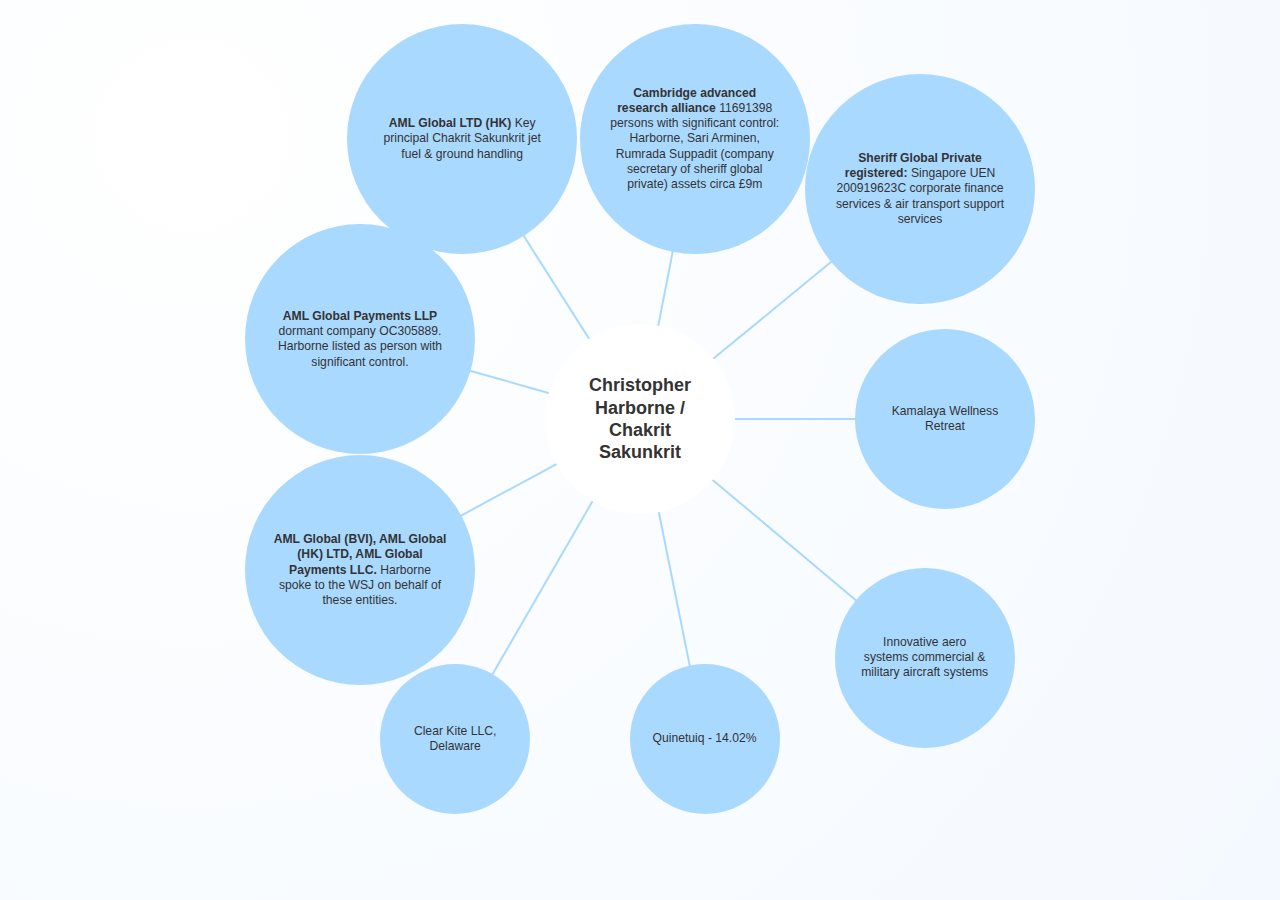
<file: circle-web-map.html>
<!doctype html>
<html lang="en">
<head>
  <meta charset="UTF-8" />
  <meta name="viewport" content="width=device-width, initial-scale=1.0" />
  <title>Bubble Map</title>
  <link rel="stylesheet" href="circle-web-map.css" />
</head>
<body>
  <section class="bubble-map" aria-label="Bubble map with linked central entity">
    <svg class="links" aria-hidden="true"></svg>

    <article class="bubble center" id="center-bubble">
      <h3>Christopher Harborne / Chakrit Sakunkrit</h3>
    </article>

    <article class="bubble outer" data-angle="0" data-rank="2">
      <p>Kamalaya Wellness Retreat</p>
    </article>

    <article class="bubble outer" data-angle="40" data-rank="2">
      <p>Innovative aero systems commercial &amp; military aircraft systems</p>
    </article>

    <article class="bubble outer" data-angle="80" data-rank="1">
      <p>Quinetuiq - 14.02%</p>
    </article>

    <article class="bubble outer" data-angle="120" data-rank="1">
      <p>Clear Kite LLC, Delaware</p>
    </article>

    <article class="bubble outer" data-angle="160" data-rank="3">
      <p><b>AML Global (BVI), AML Global (HK) LTD, AML Global Payments LLC.</b> Harborne spoke to the WSJ on behalf of these entities.</p>
    </article>

    <article class="bubble outer" data-angle="200" data-rank="3">
      <p><b>AML Global Payments LLP</b> dormant company OC305889. Harborne listed as person with significant control.</p>
    </article>

    <article class="bubble outer" data-angle="240" data-rank="3">
      <p><b>AML Global LTD (HK)</b> Key principal Chakrit Sakunkrit jet fuel &amp; ground handling</p>
    </article>

    <article class="bubble outer" data-angle="280" data-rank="3">
      <p><b>Cambridge advanced research alliance</b> 11691398 persons with significant control: Harborne, Sari Arminen, Rumrada Suppadit (company secretary of sheriff global private) assets circa £9m</p>
    </article>

    <article class="bubble outer" data-angle="320" data-rank="3">
      <p><b>Sheriff Global Private registered:</b> Singapore UEN 200919623C corporate finance services &amp; air transport support services</p>
    </article>
  </section>

  <script src="circle-web-map.js"></script>
</body>
</html>
</file>
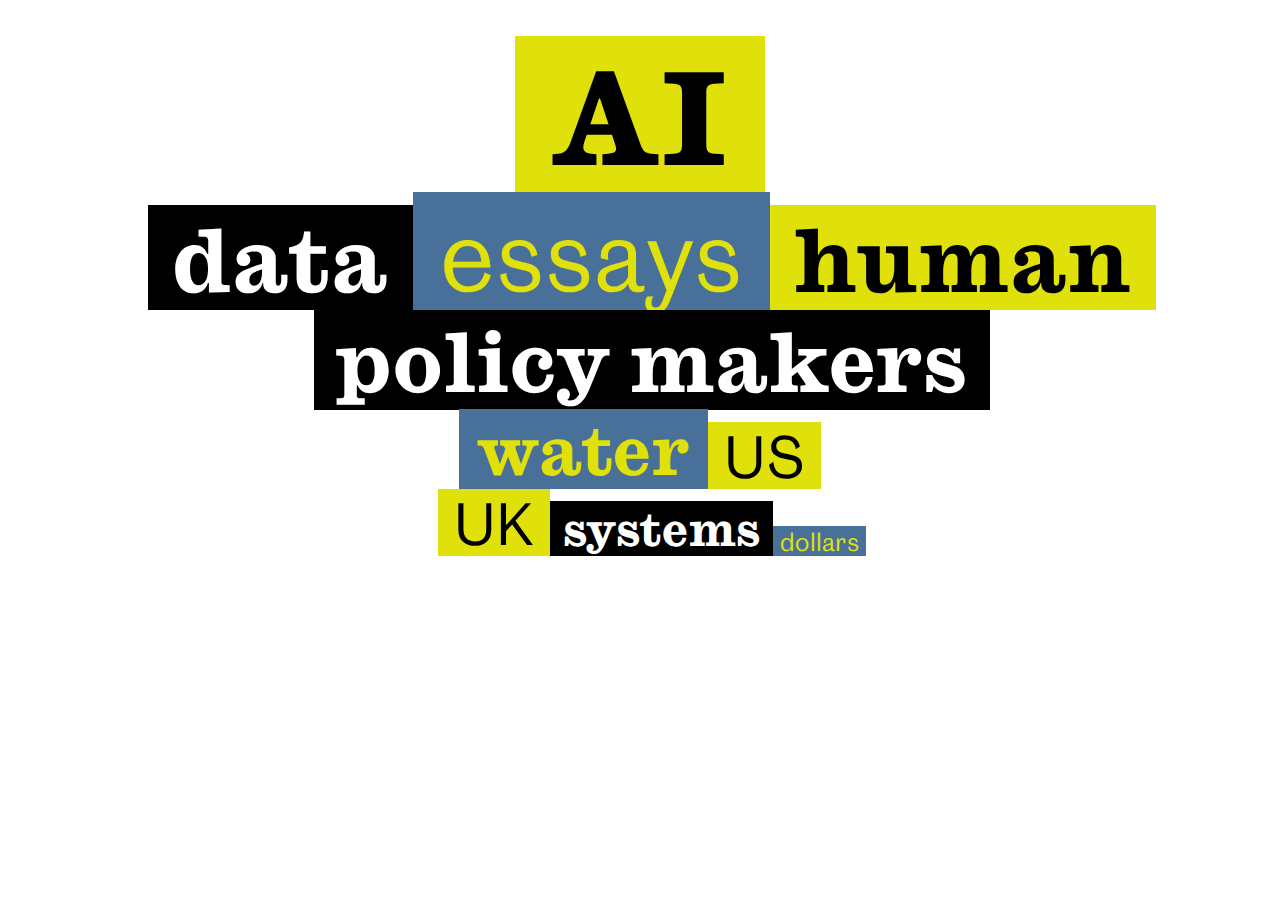
<file: observatorywordcloud.html>
<!doctype html>
<html lang="en">
<head>
  <meta charset="UTF-8" />
  <meta name="viewport" content="width=device-width, initial-scale=1.0" />
  <title>Interlocking Word Bricks</title>
  <link rel="stylesheet" href="./observatorywordcloud.css" />
</head>
<body>
  <main class="layout">
    <section id="brick-board" class="brick-board" aria-label="Interlocking word bricks"></section>
  </main>
  <script src="./observatorywordcloud.js"></script>
</body>
</html>
</file>
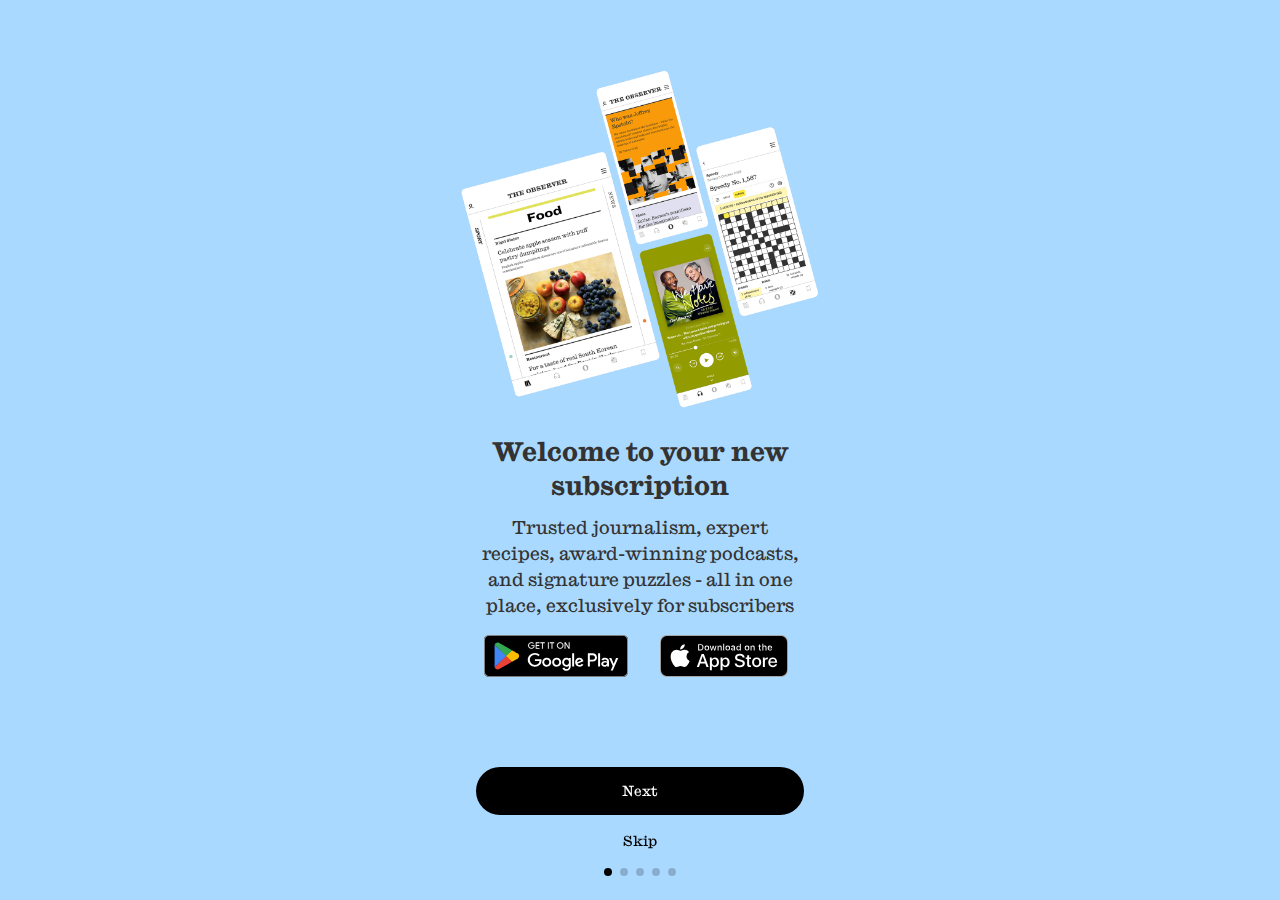
<file: observer_onboarding_mobile.html>
<!DOCTYPE html>
<html lang="en">
<head>
  <meta charset="UTF-8" />
  <meta name="viewport" content="width=device-width, initial-scale=1.0, viewport-fit=cover" />
  <title>Observer Onboarding</title>
  <link rel="stylesheet" href="observer_onboarding_mobile.css" />
</head>
<body>
  <main class="onboarding" aria-label="Observer onboarding">
    <div class="slides-track" id="slidesTrack">
      <section class="slide welcome-slide" aria-label="01 Welcome">
        <div class="slide-main">
          <img
            class="hero-image"
            src="observer onboarding/1-welcome-image.png"
            alt="Observer app preview"
          />

          <div class="welcome-message">
            <h1>Welcome to your new subscription</h1>
            <p>
              Trusted journalism, expert recipes, award-winning podcasts, and
              signature puzzles - all in one place, exclusively for subscribers
            </p>
          </div>

          <div class="download-links" aria-label="Download links">
            <a class="store-btn" href="#" aria-label="Get it on Play Store">
              <img
                class="store-badge"
                src="observer onboarding/GetItOnGooglePlay_Badge_Web_color_English.svg"
                alt="Get it on Google Play"
              />
            </a>

            <a
              class="store-btn"
              href="https://apps.apple.com/gb/app/the-observer-news-podcasts/id1441428990"
              aria-label="Download on the App Store"
            >
              <img
                class="store-badge"
                src="observer onboarding/Download_on_the_App_Store_Badge_US-UK_RGB_blk_092917.svg"
                alt="Download on the App Store"
              />
            </a>
          </div>
        </div>
      </section>

      <section class="slide journalism-slide" aria-label="02 Journalism">
        <p class="journalism-heading">Get ready to dive into award-winning journalism</p>

        <div class="slide-main journalism-main">
          <div class="journalism-grid" role="list">
            <div class="feature-row">
              <article class="feature-card" role="listitem">
                <div class="feature-icon icon-orange">
                  <img src="observer onboarding/icon-read.svg" alt="" aria-hidden="true" />
                </div>
                <h2>Read</h2>
                <p>Reporting that goes beyond the headlines</p>
                <div class="feature-divider"></div>
              </article>

              <div class="row-divider" aria-hidden="true"></div>

              <article class="feature-card" role="listitem">
                <div class="feature-icon icon-purple">
                  <img src="observer onboarding/icon-listen.svg" alt="" aria-hidden="true" />
                </div>
                <h2>Listen</h2>
                <p>Gripping investigations, crafted with award-winning storytelling</p>
                <div class="feature-divider"></div>
              </article>
            </div>

            <div class="feature-row">
              <article class="feature-card" role="listitem">
                <div class="feature-icon icon-red">
                  <img src="observer onboarding/icon-watch.svg" alt="" aria-hidden="true" />
                </div>
                <h2>Watch</h2>
                <p>From our newsroom to your screen, wherever you are</p>
                <div class="feature-divider"></div>
              </article>

              <div class="row-divider" aria-hidden="true"></div>

              <article class="feature-card" role="listitem">
                <div class="feature-icon icon-green">
                  <img src="observer onboarding/icon-play.svg" alt="" aria-hidden="true" />
                </div>
                <h2>Play</h2>
                <p>Puzzles for everyone, from beginner to expert</p>
                <div class="feature-divider"></div>
              </article>
            </div>

            <div class="feature-row">
              <article class="feature-card" role="listitem">
                <div class="feature-icon icon-yellow">
                  <img src="observer onboarding/icon-taste.svg" alt="" aria-hidden="true" />
                </div>
                <h2>Taste</h2>
                <p>Recipes, recommendations and the stories behind them</p>
              </article>

              <div class="row-divider" aria-hidden="true"></div>

              <article class="feature-card" role="listitem">
                <div class="feature-icon icon-blue">
                  <img src="observer onboarding/icon-join.svg" alt="" aria-hidden="true" />
                </div>
                <h2>Join</h2>
                <p>Become an Observer</p>
              </article>
            </div>
          </div>
        </div>
      </section>

      <section class="slide newsletters-slide" aria-label="03 Select Newsletters">
        <div class="slide-main newsletters-main">
          <div class="newsletters-text">
            <h2>Sign up to our newsletters</h2>
            <p>Get the best of The Observer, straight to your inbox</p>
          </div>

          <div class="newsletter-scroll-wrap">
            <div class="newsletter-scroll" id="newsletterScroll" role="list">
              <button
                class="newsletter-card is-selected"
                style="background: #F0C8AA;"
                type="button"
                role="listitem"
                aria-pressed="true"
              >
                <div class="newsletter-row">
                  <div class="newsletter-content">
                    <div class="newsletter-title-row">
                      <img
                        class="newsletter-icon"
                        src="observer onboarding/icon-join.svg"
                        alt=""
                        aria-hidden="true"
                      />
                      <h2 class="newsletter-name">Daily Sensemaker</h2>
                    </div>
                    <p>Lorem ipsum dolor sit amet consectetur neque lorem</p>
                  </div>
                  <span class="select-indicator" aria-hidden="true">
                    <span class="plus">+</span>
                    <span class="tick">
                      <img
                        src="observer onboarding/obs_icon_tick_white.svg"
                        alt=""
                        aria-hidden="true"
                      />
                    </span>
                  </span>
                </div>
              </button>

              <button
                class="newsletter-card"
                style="background: #F0EAE6;"
                type="button"
                role="listitem"
                aria-pressed="false"
              >
                <div class="newsletter-row">
                  <div class="newsletter-content">
                    <div class="newsletter-title-row">
                      <img
                        class="newsletter-icon"
                        src="observer onboarding/icon-join.svg"
                        alt=""
                        aria-hidden="true"
                      />
                      <h2 class="newsletter-name">The Observer Daily</h2>
                    </div>
                    <p>Lorem ipsum dolor sit amet consectetur neque lorem</p>
                  </div>
                  <span class="select-indicator" aria-hidden="true">
                    <span class="plus">+</span>
                    <span class="tick">
                      <img
                        src="observer onboarding/obs_icon_tick_white.svg"
                        alt=""
                        aria-hidden="true"
                      />
                    </span>
                  </span>
                </div>
              </button>

              <button
                class="newsletter-card"
                style="background: #E0E00A;"
                type="button"
                role="listitem"
                aria-pressed="false"
              >
                <div class="newsletter-row">
                  <div class="newsletter-content">
                    <div class="newsletter-title-row">
                      <img
                        class="newsletter-icon"
                        src="observer onboarding/icon-taste.svg"
                        alt=""
                        aria-hidden="true"
                      />
                      <h2 class="newsletter-name">Food Weekly</h2>
                    </div>
                    <p>Lorem ipsum dolor sit amet consectetur neque lorem</p>
                  </div>
                  <span class="select-indicator" aria-hidden="true">
                    <span class="plus">+</span>
                    <span class="tick">
                      <img
                        src="observer onboarding/obs_icon_tick_white.svg"
                        alt=""
                        aria-hidden="true"
                      />
                    </span>
                  </span>
                </div>
              </button>

              <button
                class="newsletter-card"
                style="background: #C0E9DD;"
                type="button"
                role="listitem"
                aria-pressed="false"
              >
                <div class="newsletter-row">
                  <div class="newsletter-content">
                    <div class="newsletter-title-row">
                      <img
                        class="newsletter-icon"
                        src="observer onboarding/icon-play.svg"
                        alt=""
                        aria-hidden="true"
                      />
                      <h2 class="newsletter-name">The Puzzle Edit</h2>
                    </div>
                    <p>Lorem ipsum dolor sit amet consectetur neque lorem</p>
                  </div>
                  <span class="select-indicator" aria-hidden="true">
                    <span class="plus">+</span>
                    <span class="tick">
                      <img
                        src="observer onboarding/obs_icon_tick_white.svg"
                        alt=""
                        aria-hidden="true"
                      />
                    </span>
                  </span>
                </div>
              </button>

              <button
                class="newsletter-card"
                style="background: #D1E8FB;"
                type="button"
                role="listitem"
                aria-pressed="false"
              >
                <div class="newsletter-row">
                  <div class="newsletter-content">
                    <div class="newsletter-title-row">
                      <img
                        class="newsletter-icon"
                        src="observer onboarding/icon-join.svg"
                        alt=""
                        aria-hidden="true"
                      />
                      <h2 class="newsletter-name">Boardroom Sensemaker</h2>
                    </div>
                    <p>Lorem ipsum dolor sit amet consectetur neque lorem</p>
                  </div>
                  <span class="select-indicator" aria-hidden="true">
                    <span class="plus">+</span>
                    <span class="tick">
                      <img
                        src="observer onboarding/obs_icon_tick_white.svg"
                        alt=""
                        aria-hidden="true"
                      />
                    </span>
                  </span>
                </div>
              </button>
            </div>

            <div class="newsletter-gradient" aria-hidden="true"></div>
          </div>
        </div>
      </section>

      <section class="slide benefits-slide" aria-label="04 Subscription benefits">
        <div class="slide-main benefits-main">
          <div class="benefits-text">
            <h2>Get the most of your subscription</h2>
          </div>

          <div class="benefits-list" role="list">
            <div class="benefits-item" role="listitem">
              <img
                class="benefits-tick benefits-tick-tall"
                src="observer onboarding/obs_icon_tick.svg"
                alt=""
                aria-hidden="true"
              />
              <p>Events &amp; exclusive invitations</p>
            </div>

            <div class="benefits-item benefits-item-top" role="listitem">
              <img
                class="benefits-tick benefits-tick-taller"
                src="observer onboarding/obs_icon_tick.svg"
                alt=""
                aria-hidden="true"
              />
              <p>MUBI Save 70% on great cinema for the next 6 months</p>
            </div>

            <div class="benefits-item" role="listitem">
              <img
                class="benefits-tick"
                src="observer onboarding/obs_icon_tick.svg"
                alt=""
                aria-hidden="true"
              />
              <p><strong>The Observer Book Club</strong></p>
            </div>

            <div class="benefits-item" role="listitem">
              <img
                class="benefits-tick"
                src="observer onboarding/obs_icon_tick.svg"
                alt=""
                aria-hidden="true"
              />
              <p><strong>Film screenings</strong></p>
            </div>

            <div class="benefits-item benefits-item-top" role="listitem">
              <img
                class="benefits-tick benefits-tick-short"
                src="observer onboarding/obs_icon_tick.svg"
                alt=""
                aria-hidden="true"
              />
              <p>iEscape enjoy £100 off handpicked hideaways and boutique hotels</p>
            </div>
          </div>

          <img
            class="benefits-image"
            src="observer onboarding/subscription-benefits.jpg"
            alt="Subscription benefits preview"
          />
        </div>
      </section>

      <section class="slide pdf-slide" aria-label="05 PDF reader">
        <div class="slide-main pdf-main">
          <div class="pdf-text">
            <h2>Read the PDF from your app</h2>
            <p>Our newspaper in your app every Sunday/relax with the paper</p>
          </div>

          <img
            class="pdf-image"
            src="observer onboarding/obs-covers-comp.png"
            alt="PDF reader preview"
          />
        </div>
      </section>
    </div>

    <section class="actions" aria-label="Actions">
      <button class="next-btn" type="button">Next</button>
      <button class="skip-btn" type="button">Skip</button>

      <div class="pagination" aria-label="Onboarding pagination">
        <button class="dot active" type="button" data-slide-index="0" aria-label="Go to page 1"></button>
        <button class="dot" type="button" data-slide-index="1" aria-label="Go to page 2"></button>
        <button class="dot" type="button" data-slide-index="2" aria-label="Go to page 3"></button>
        <button class="dot" type="button" data-slide-index="3" aria-label="Go to page 4"></button>
        <button class="dot" type="button" data-slide-index="4" aria-label="Go to page 5"></button>
      </div>
    </section>
  </main>

  <script src="observer_onboarding_mobile.js"></script>
</body>
</html>
</file>
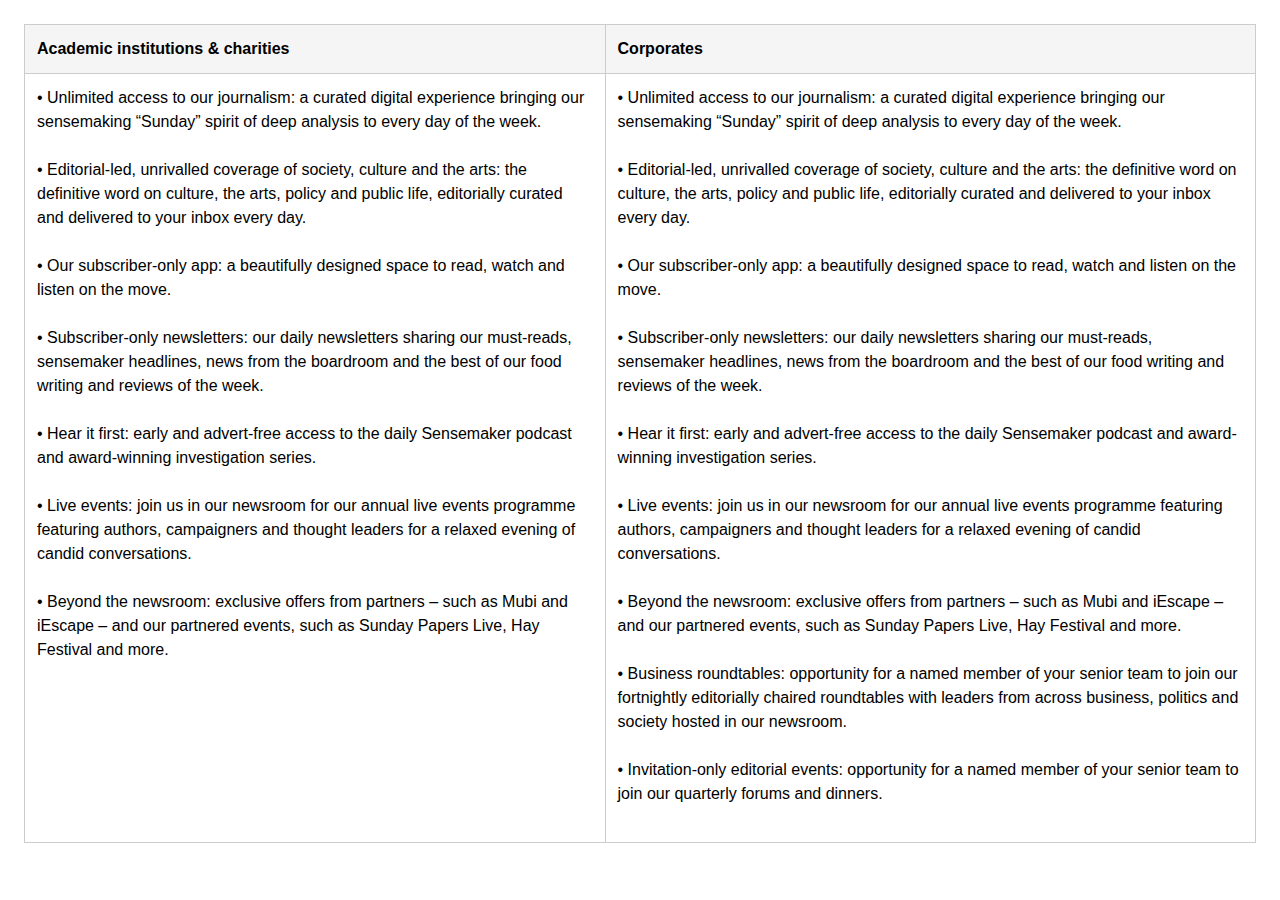
<file: observercorporatesubs.html>
<!doctype html>
<html lang="en">
<head>
  <meta charset="UTF-8">
  <meta name="viewport" content="width=device-width, initial-scale=1.0">
  <title>Observer Corporate Subscriptions</title>
  <style>
    body {
      font-family: Arial, sans-serif;
      margin: 24px;
      line-height: 1.5;
    }
    table {
      width: 100%;
      border-collapse: collapse;
    }
    th, td {
      border: 1px solid #ccc;
      vertical-align: top;
      padding: 12px;
      text-align: left;
    }
    th {
      background: #f5f5f5;
    }
    ul {
      margin: 0;
      padding-left: 0;
      list-style: none;
    }
    li + li {
      margin-top: 8px;
    }
    .mobile-tabs {
      display: none;
    }
    .tab-buttons {
      display: flex;
      gap: 8px;
      margin-bottom: 12px;
    }
    .tab-button {
      flex: 1;
      border: 1px solid #ccc;
      background: #fff;
      padding: 10px 12px;
      font-size: 14px;
      text-align: center;
      cursor: pointer;
    }
    .tab-button.active {
      background: #f5f5f5;
      font-weight: 700;
    }
    .tab-panel {
      display: none;
      border: 1px solid #ccc;
      padding: 12px;
    }
    .tab-panel.active {
      display: block;
    }
    @media (max-width: 768px) {
      table {
        display: none;
      }
      .mobile-tabs {
        display: block;
      }
    }
  </style>
</head>
<body>
  <table>
    <thead>
      <tr>
        <th>Academic institutions &amp; charities</th>
        <th>Corporates</th>
      </tr>
    </thead>
    <tbody>
      <tr>
        <td>
          <ul>
            <li>• Unlimited access to our journalism: a curated digital experience bringing our sensemaking “Sunday” spirit of deep analysis to every day of the week.</li></br>
            <li>• Editorial-led, unrivalled coverage of society, culture and the arts: the definitive word on culture, the arts, policy and public life, editorially curated and delivered to your inbox every day.</li></br>
            <li>• Our subscriber-only app: a beautifully designed space to read, watch and listen on the move.</li></br>
            <li>• Subscriber-only newsletters: our daily newsletters sharing our must-reads, sensemaker headlines, news from the boardroom and the best of our food writing and reviews of the week.</li></br>
            <li>• Hear it first: early and advert-free access to the daily Sensemaker podcast and award-winning investigation series.</li></br>
            <li>• Live events: join us in our newsroom for our annual live events programme featuring authors, campaigners and thought leaders for a relaxed evening of candid conversations.</li></br>
            <li>• Beyond the newsroom: exclusive offers from partners – such as Mubi and iEscape – and our partnered events, such as Sunday Papers Live, Hay Festival and more.</li></br>
          </ul>
        </td>
        <td>
          <ul>
            <li>• Unlimited access to our journalism: a curated digital experience bringing our sensemaking “Sunday” spirit of deep analysis to every day of the week.</li></br>
            <li>• Editorial-led, unrivalled coverage of society, culture and the arts: the definitive word on culture, the arts, policy and public life, editorially curated and delivered to your inbox every day.</li></br>
            <li>• Our subscriber-only app: a beautifully designed space to read, watch and listen on the move.</li></br>
            <li>• Subscriber-only newsletters: our daily newsletters sharing our must-reads, sensemaker headlines, news from the boardroom and the best of our food writing and reviews of the week.</li></br>
            <li>• Hear it first: early and advert-free access to the daily Sensemaker podcast and award-winning investigation series.</li></br>
            <li>• Live events: join us in our newsroom for our annual live events programme featuring authors, campaigners and thought leaders for a relaxed evening of candid conversations.</li></br>
            <li>• Beyond the newsroom: exclusive offers from partners – such as Mubi and iEscape – and our partnered events, such as Sunday Papers Live, Hay Festival and more.</li></br>
            <li>• Business roundtables: opportunity for a named member of your senior team to join our fortnightly editorially chaired roundtables with leaders from across business, politics and society hosted in our newsroom.</li></br>
            <li>• Invitation-only editorial events: opportunity for a named member of your senior team to join our quarterly forums and dinners.</li></br>
          </ul>
        </td>
      </tr>
    </tbody>
  </table>
  <div class="mobile-tabs">
    <div class="tab-buttons">
      <button class="tab-button active" type="button" data-tab="academic">Academic institutions &amp; charities</button>
      <button class="tab-button" type="button" data-tab="corporates">Corporates</button>
    </div>
    <div id="tab-academic" class="tab-panel active">
      <ul>
        <li>• Unlimited access to our journalism: a curated digital experience bringing our sensemaking “Sunday” spirit of deep analysis to every day of the week.</li></br>
        <li>• Editorial-led, unrivalled coverage of society, culture and the arts: the definitive word on culture, the arts, policy and public life, editorially curated and delivered to your inbox every day.</li></br>
        <li>• Our subscriber-only app: a beautifully designed space to read, watch and listen on the move.</li></br>
        <li>• Subscriber-only newsletters: our daily newsletters sharing our must-reads, sensemaker headlines, news from the boardroom and the best of our food writing and reviews of the week.</li></br>
        <li>• Hear it first: early and advert-free access to the daily Sensemaker podcast and award-winning investigation series.</li></br>
        <li>• Live events: join us in our newsroom for our annual live events programme featuring authors, campaigners and thought leaders for a relaxed evening of candid conversations.</li></br>
        <li>• Beyond the newsroom: exclusive offers from partners – such as Mubi and iEscape – and our partnered events, such as Sunday Papers Live, Hay Festival and more.</li></br>
      </ul>
    </div>
    <div id="tab-corporates" class="tab-panel">
      <ul>
        <li>• Unlimited access to our journalism: a curated digital experience bringing our sensemaking “Sunday” spirit of deep analysis to every day of the week.</li></br>
        <li>• Editorial-led, unrivalled coverage of society, culture and the arts: the definitive word on culture, the arts, policy and public life, editorially curated and delivered to your inbox every day.</li></br>
        <li>• Our subscriber-only app: a beautifully designed space to read, watch and listen on the move.</li></br>
        <li>• Subscriber-only newsletters: our daily newsletters sharing our must-reads, sensemaker headlines, news from the boardroom and the best of our food writing and reviews of the week.</li></br>
        <li>• Hear it first: early and advert-free access to the daily Sensemaker podcast and award-winning investigation series.</li></br>
        <li>• Live events: join us in our newsroom for our annual live events programme featuring authors, campaigners and thought leaders for a relaxed evening of candid conversations.</li></br>
        <li>• Beyond the newsroom: exclusive offers from partners – such as Mubi and iEscape – and our partnered events, such as Sunday Papers Live, Hay Festival and more.</li></br>
        <li>• Business roundtables: opportunity for a named member of your senior team to join our fortnightly editorially chaired roundtables with leaders from across business, politics and society hosted in our newsroom.</li></br>
        <li>• Invitation-only editorial events: opportunity for a named member of your senior team to join our quarterly forums and dinners.</li></br>
      </ul>
    </div>
  </div>
  <script>
    const tabButtons = document.querySelectorAll(".tab-button");
    const tabPanels = {
      academic: document.getElementById("tab-academic"),
      corporates: document.getElementById("tab-corporates")
    };

    tabButtons.forEach((button) => {
      button.addEventListener("click", () => {
        tabButtons.forEach((btn) => btn.classList.remove("active"));
        button.classList.add("active");

        Object.values(tabPanels).forEach((panel) => panel.classList.remove("active"));
        tabPanels[button.dataset.tab].classList.add("active");
      });
    });
  </script>
</body>
</html>
</file>
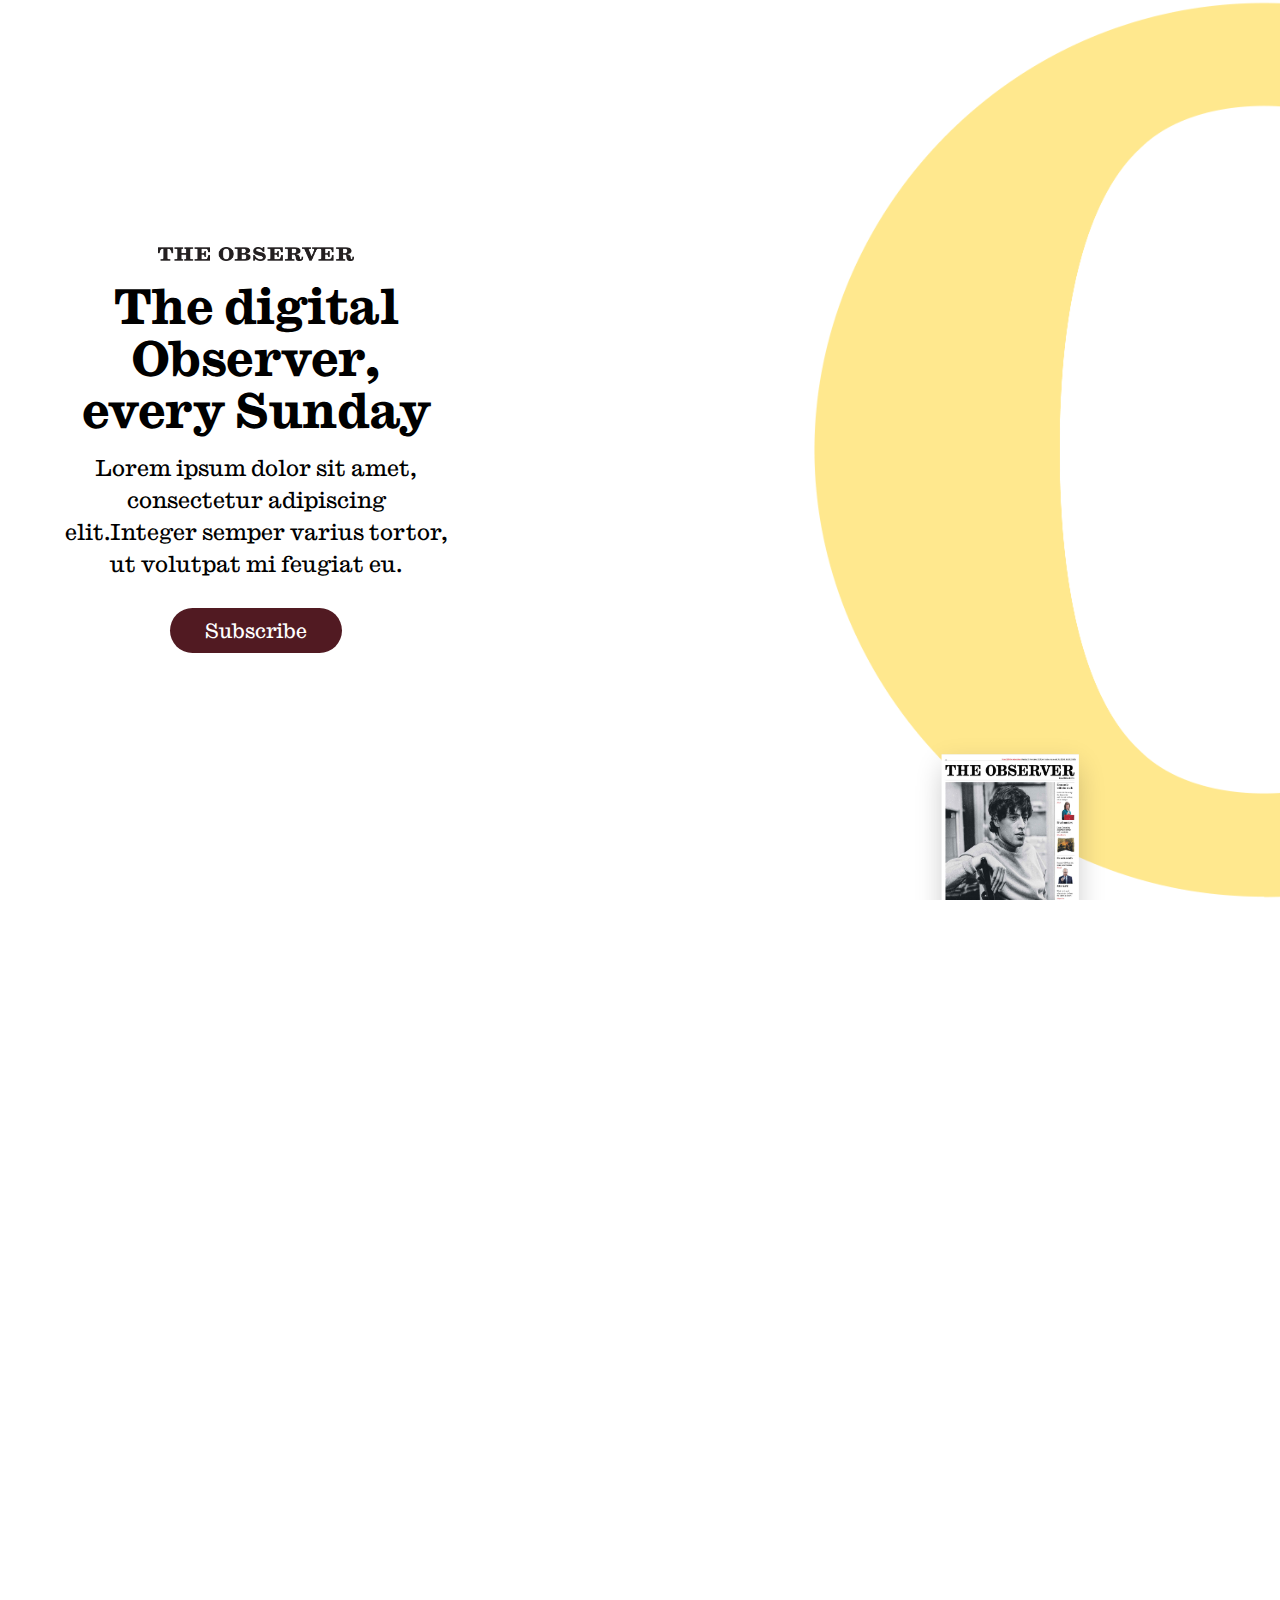
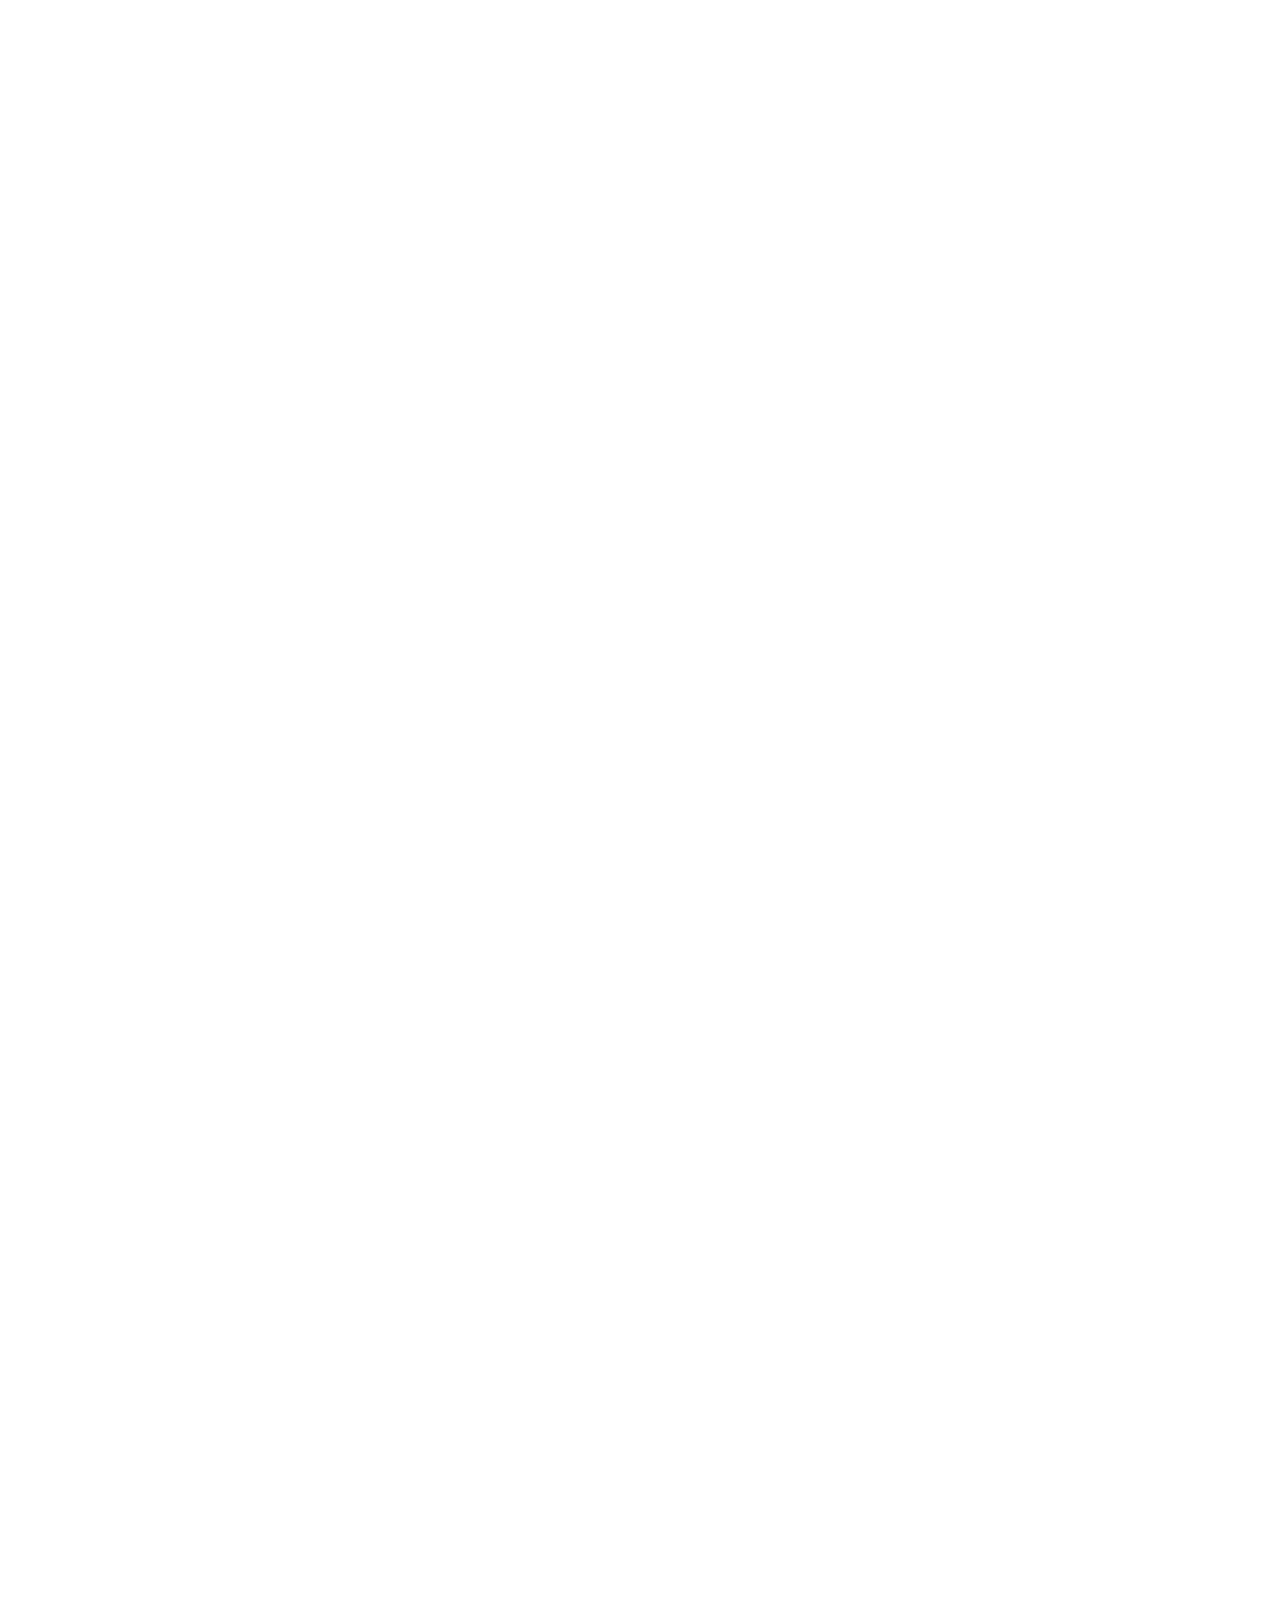
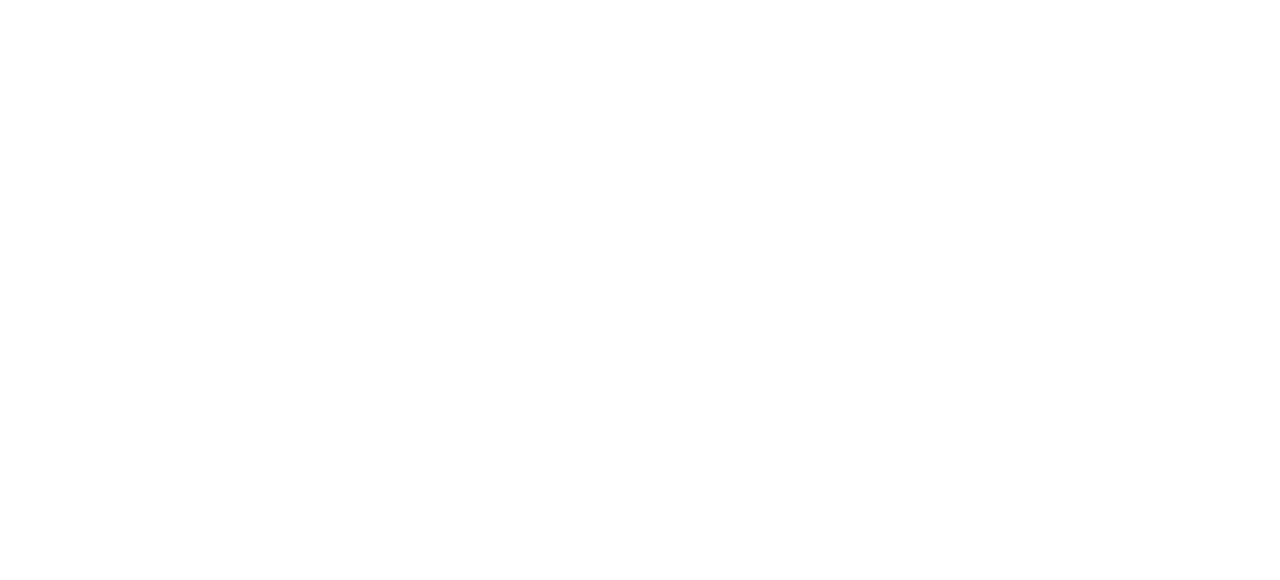
<file: observerfrontcoverflow.html>
<!DOCTYPE html>
<html lang="en">
<head>
  <meta charset="UTF-8" />
  <meta name="viewport" content="width=device-width, initial-scale=1.0" />
  <title>Observer Cover Flow</title>
  <link rel="stylesheet" href="observerfrontcoverflow.css" />
</head>
<body>
  <main class="page">
    <section class="left-panel">
      <div class="copy-wrap">
        <div class="copy-content">
          <img
            class="observer-masthead"
            src="The_Observer_Masthead_Small-Text_Black.png"
            alt="The Observer"
          />
          <h1>The digital Observer, every Sunday</h1>
          <p>
            Lorem ipsum dolor sit amet, consectetur adipiscing elit.Integer semper varius tortor, ut volutpat mi feugiat eu.
          </p>
          <button class="subscribe-btn" type="button">Subscribe</button>
        </div>
      </div>
    </section>

    <section class="right-panel">
      <div class="coverflow-stage" id="coverflowStage" aria-hidden="true"></div>
    </section>
  </main>

  <script src="observerfrontcoverflow.js"></script>
</body>
</html>
</file>
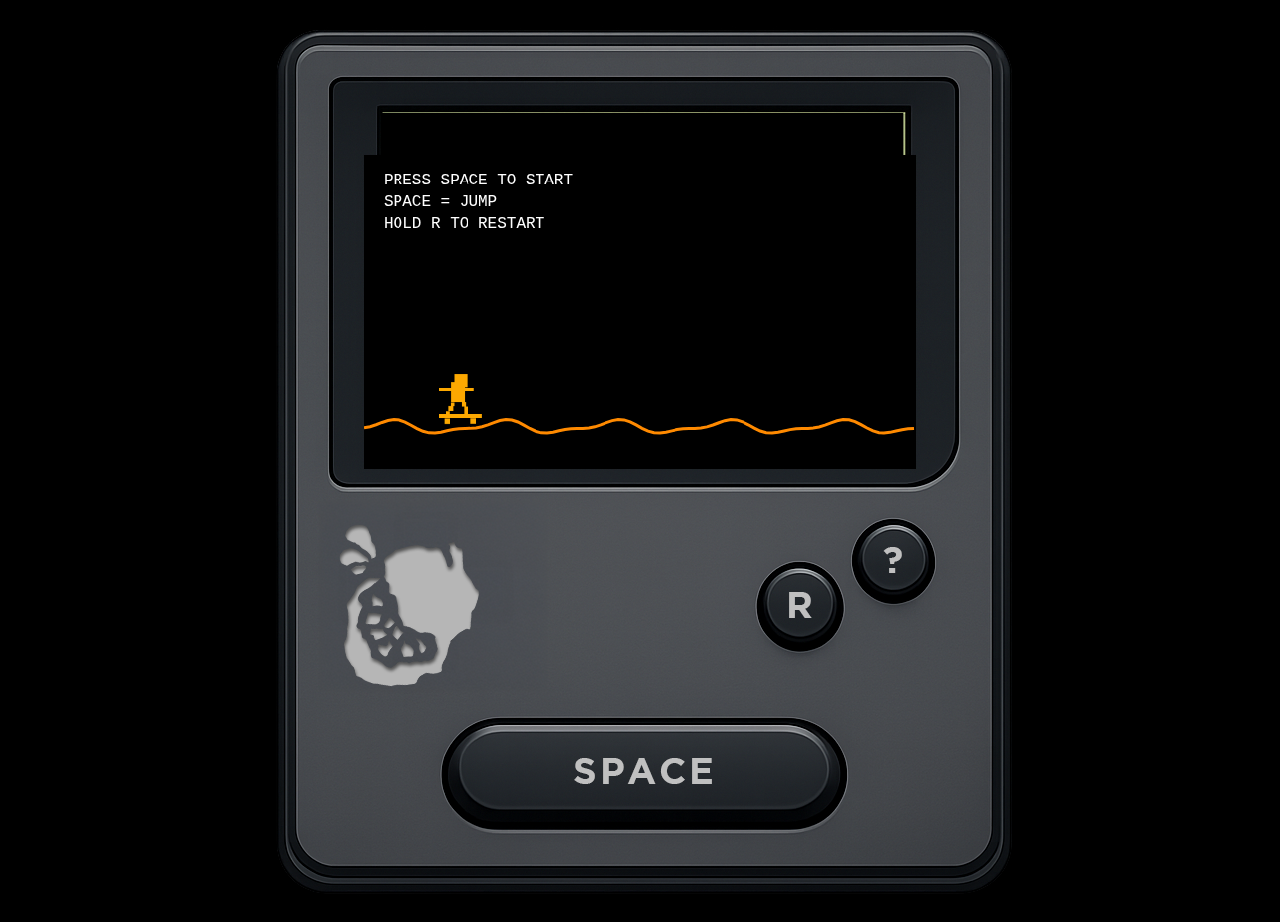
<file: passionfruitgame.html>
<!doctype html>
<html lang="en">
<head>
  <meta charset="UTF-8">
  <meta name="viewport" content="width=device-width, initial-scale=1.0">
  <title>Passionfruit Skater</title>
  <link rel="stylesheet" href="passionfruitgame.css">
</head>
<body>
  <main class="page">
    <div class="console" aria-label="Passionfruit game console">
      <img id="consoleFrame" class="console-frame" src="pf-console.png" alt="Passionfruit console">
      <canvas id="gameCanvas" class="game-canvas" width="560" height="320" aria-label="Skating game"></canvas>
      <button id="spaceTouch" class="control-hit control-space" type="button" aria-label="Jump"></button>
      <button id="rTouch" class="control-hit control-r" type="button" aria-label="Restart"></button>
    </div>
  </main>

  <script src="passionfruitgame.js"></script>
</body>
</html>
</file>
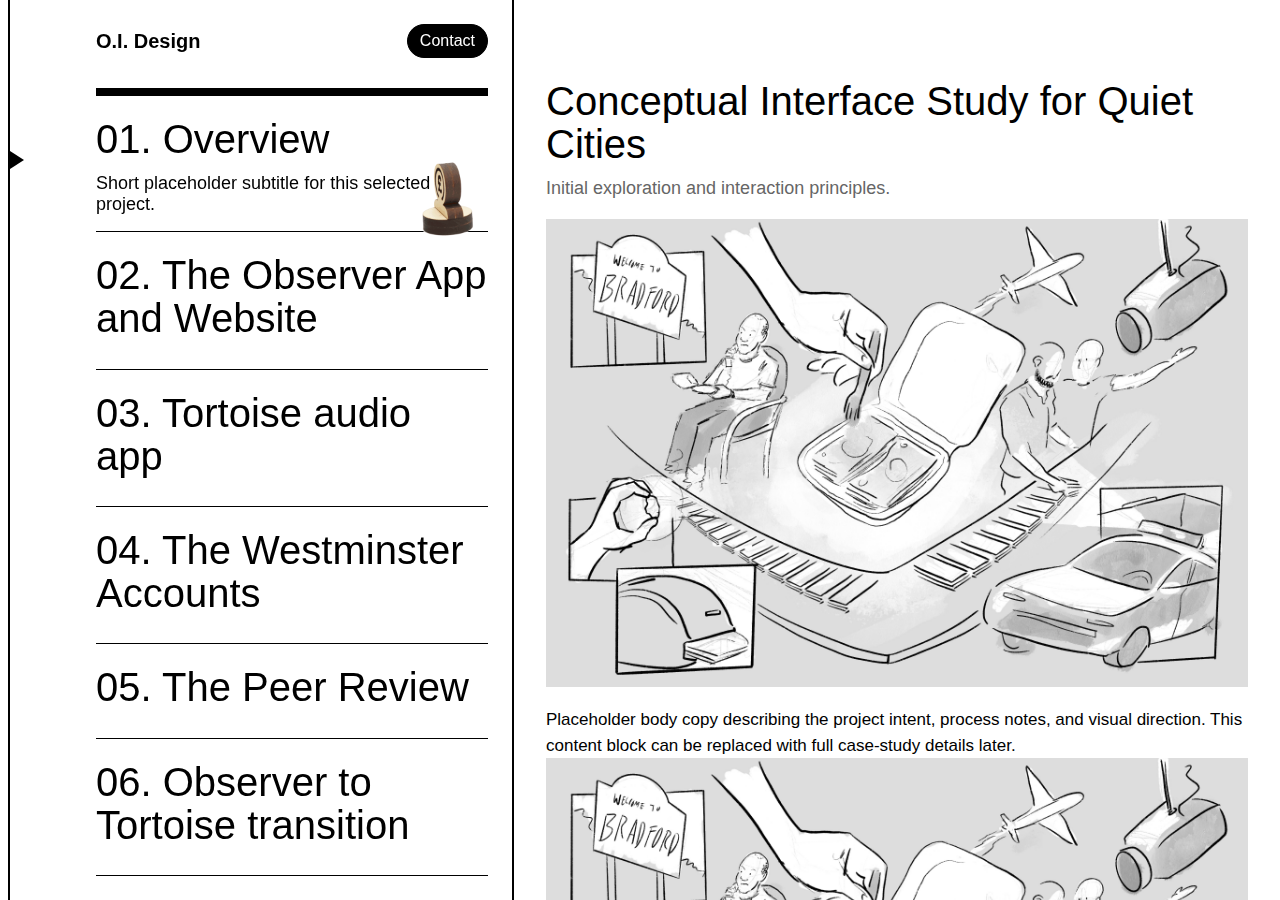
<file: oscaringhamdesign.co.uk/oscaringhamdesign.html>
<!doctype html>
<html lang="en">
<head>
  <meta charset="UTF-8" />
  <meta name="viewport" content="width=device-width, initial-scale=1.0" />
  <title>Oscar Ingham Design Projects</title>
  <link rel="stylesheet" href="oscaringhamdesign.css" />
</head>
<body>
  <div class="top-bar">
    <header class="page-title">O.I. Design</header>
    <button class="primary-cta" type="button">Contact</button>
  </div>

  <aside class="timeline" aria-hidden="true">
    <span class="timeline-line"></span>
    <span class="timeline-pointer" id="timelinePointer"></span>
  </aside>

  <main class="projects" id="projectsList">
    <section class="project-item is-active" data-panel-id="project-panel-1">
      <h2 class="project-title">01. Overview</h2>
      <p class="project-subtitle">Short placeholder subtitle for this selected project.</p>
      <img class="project-badge" src="peer-review-gif-small.gif" alt="" />
    </section>
    <section class="project-item" data-panel-id="project-panel-2">
      <h2 class="project-title">02. The Observer App and Website</h2>
      <p class="project-subtitle">Short placeholder subtitle for this selected project.</p>
      <img class="project-badge" src="peer-review-gif-small.gif" alt="" />
    </section>
    <section class="project-item" data-panel-id="project-panel-3">
      <h2 class="project-title">03. Tortoise audio app</h2>
      <p class="project-subtitle">Short placeholder subtitle for this selected project.</p>
      <img class="project-badge" src="peer-review-gif-small.gif" alt="" />
    </section>
    <section class="project-item" data-panel-id="project-panel-4">
      <h2 class="project-title">04. The Westminster Accounts</h2>
      <p class="project-subtitle">Short placeholder subtitle for this selected project.</p>
      <img class="project-badge" src="peer-review-gif-small.gif" alt="" />
    </section>
    <section class="project-item" data-panel-id="project-panel-5">
      <h2 class="project-title">05. The Peer Review</h2>
      <p class="project-subtitle">Short placeholder subtitle for this selected project.</p>
      <img class="project-badge" src="peer-review-gif-small.gif" alt="" />
    </section>
    <section class="project-item" data-panel-id="project-panel-6">
      <h2 class="project-title">06. Observer to Tortoise transition</h2>
      <p class="project-subtitle">Short placeholder subtitle for this selected project.</p>
      <img class="project-badge" src="peer-review-gif-small.gif" alt="" />
    </section>
    <section class="project-item" data-panel-id="project-panel-7">
      <h2 class="project-title">07. Observer motion design and brand</h2>
      <p class="project-subtitle">Short placeholder subtitle for this selected project.</p>
      <img class="project-badge" src="peer-review-gif-small.gif" alt="" />
    </section>
    <section class="project-item" data-panel-id="project-panel-8">
      <h2 class="project-title">08. Puzzles</h2>
      <p class="project-subtitle">Short placeholder subtitle for this selected project.</p>
      <img class="project-badge" src="puzzles.gif" alt="" />
    </section>
    <section class="project-item" data-panel-id="project-panel-9">
      <h2 class="project-title">09. Passion Fruit</h2>
      <p class="project-subtitle">Short placeholder subtitle for this selected project.</p>
      <img class="project-badge" src="peer-review-gif-small.gif" alt="" />
    </section>
    <section class="project-item" data-panel-id="project-panel-10">
      <h2 class="project-title">10. Five Points</h2>
      <p class="project-subtitle">Short placeholder subtitle for this selected project.</p>
      <img class="project-badge" src="peer-review-gif-small.gif" alt="" />
    </section>
  </main>

  <div hidden>
    <template id="project-panel-1">
      <h3 class="panel-content-title">Conceptual Interface Study for Quiet Cities</h3>
      <p class="panel-content-subtitle">Initial exploration and interaction principles.</p>
      <img class="panel-content-image" src="case-study-5.jpg" alt="Conceptual Interface Study for Quiet Cities placeholder image" />
      <p class="panel-content-body">Placeholder body copy describing the project intent, process notes, and visual direction. This content block can be replaced with full case-study details later.</p>
      <img class="panel-content-image" src="case-study-5.jpg" alt="Conceptual Interface Study for Quiet Cities placeholder image" />
      <p class="panel-content-body">Placeholder body copy describing the project intent, process notes, and visual direction. This content block can be replaced with full case-study details later.</p>
    </template>
    <template id="project-panel-2">
      <h3 class="panel-content-title">Adaptive Branding System for Coastal Startups</h3>
      <p class="panel-content-subtitle">Scalable identity system for digital products.</p>
      <img class="panel-content-image" src="case-study-5.jpg" alt="Adaptive Branding System for Coastal Startups placeholder image" />
      <p class="panel-content-body">Placeholder body copy describing how the brand toolkit adapts across touchpoints, from social channels to product UI and printed materials.</p>
    </template>
    <template id="project-panel-3">
      <h3 class="panel-content-title">Experimental Poster Series Exploring Future Archives</h3>
      <p class="panel-content-subtitle">Graphic studies in format and pacing.</p>
      <img class="panel-content-image" src="case-study-5.jpg" alt="Experimental Poster Series Exploring Future Archives placeholder image" />
      <p class="panel-content-body">Placeholder body copy outlining concept development, type experiments, and layout iterations that shaped the final visual language.</p>
    </template>
    <template id="project-panel-4">
      <h3 class="panel-content-title">Interactive Landing Page for Everyday Objects</h3>
      <p class="panel-content-subtitle">Prototype for narrative-driven browsing.</p>
      <img class="panel-content-image" src="case-study-5.jpg" alt="Interactive Landing Page for Everyday Objects placeholder image" />
      <p class="panel-content-body">Placeholder body copy about structure, component behavior, and content hierarchy used to communicate product stories on a single page.</p>
    </template>
    <template id="project-panel-5">
      <h3 class="panel-content-title">Minimal Editorial Layout for Digital Journals</h3>
      <p class="panel-content-subtitle">Reading-first approach for long-form content.</p>
      <img class="panel-content-image" src="case-study-5.jpg" alt="Minimal Editorial Layout for Digital Journals placeholder image" />
      <p class="panel-content-body">Placeholder body copy covering typographic rhythm, spacing strategy, and article templates that support clear and consistent publishing.</p>
    </template>
    <template id="project-panel-6">
      <h3 class="panel-content-title">Data Storytelling Mockup for Local Transit</h3>
      <p class="panel-content-subtitle">Information design for civic communication.</p>
      <img class="panel-content-image" src="case-study-5.jpg" alt="Data Storytelling Mockup for Local Transit placeholder image" />
      <p class="panel-content-body">Placeholder body copy summarizing chart direction, annotation style, and narrative sequencing that make route data easier to understand.</p>
    </template>
    <template id="project-panel-7">
      <h3 class="panel-content-title">Motion Identity Draft for Weekend Festival</h3>
      <p class="panel-content-subtitle">Animated visual system and keyframes.</p>
      <img class="panel-content-image" src="case-study-5.jpg" alt="Motion Identity Draft for Weekend Festival placeholder image" />
      <p class="panel-content-body">Placeholder body copy for logo motion tests, transition principles, and timing decisions used across digital posters and social clips.</p>
    </template>
    <template id="project-panel-8">
      <h3 class="panel-content-title">Ecommerce Prototype for Handmade Furniture Studio</h3>
      <p class="panel-content-subtitle">Commerce flow with a curated presentation.</p>
      <img class="panel-content-image" src="case-study-5.jpg" alt="Ecommerce Prototype for Handmade Furniture Studio placeholder image" />
      <p class="panel-content-body">Placeholder body copy focused on browsing behavior, product detail pages, and checkout structure for a premium shopping experience.</p>
    </template>
    <template id="project-panel-9">
      <h3 class="panel-content-title">Packaging Exploration for Seasonal Tea Collection</h3>
      <p class="panel-content-subtitle">Material and label composition studies.</p>
      <img class="panel-content-image" src="case-study-5.jpg" alt="Packaging Exploration for Seasonal Tea Collection placeholder image" />
      <p class="panel-content-body">Placeholder body copy capturing dieline trials, typography options, and color relationships tested across the collection range.</p>
    </template>
    <template id="project-panel-10">
      <h3 class="panel-content-title">Wayfinding Concept for Community Art Campus</h3>
      <p class="panel-content-subtitle">Navigation system for public space.</p>
      <img class="panel-content-image" src="case-study-5.jpg" alt="Wayfinding Concept for Community Art Campus placeholder image" />
      <p class="panel-content-body">Placeholder body copy detailing signage hierarchy, icon rules, and placement logic to improve orientation across the site.</p>
    </template>
  </div>

  <aside class="case-panel" id="casePanel" aria-hidden="true">
    <div class="case-panel-inner">
      <button class="panel-back" id="panelBackButton" type="button">Back</button>
      <div class="panel-content" id="panelContent"></div>
    </div>
  </aside>

  <script src="oscaringhamdesign.js"></script>
</body>
</html>
</file>
<file: circle-web-map.css>
:root {
  --accent: #AAD9FF;
  --text: #333333;
  --surface: #ffffff;
  --map-size: min(94vw, 90vh, 980px);
  --line-width: 2px;
}

* {
  box-sizing: border-box;
}

html,
body {
  margin: 0;
  width: 100%;
  min-height: 100%;
}

body {
  display: grid;
  place-items: center;
  padding: 14px;
  font-family: "Trebuchet MS", "Segoe UI", sans-serif;
  background: radial-gradient(circle at 15% 15%, #ffffff 0%, #f4f9ff 100%);
  color: var(--text);
}

.bubble-map {
  position: relative;
  width: var(--map-size);
  aspect-ratio: 1 / 1;
}

.links {
  position: absolute;
  inset: 0;
  width: 100%;
  height: 100%;
  pointer-events: none;
  overflow: visible;
}

.links line {
  stroke: var(--accent);
  stroke-width: var(--line-width);
}

.bubble {
  position: absolute;
  border-radius: 50%;
  background: var(--accent);
  color: var(--text);
  display: grid;
  place-items: center;
  text-align: center;
  padding: 12px;
  line-height: 1.25;
}

.bubble h3,
.bubble p {
  margin: 0;
  max-width: 84%;
}

.bubble.center {
  left: 50%;
  top: 50%;
  transform: translate(-50%, -50%);
  width: clamp(130px, 20vw, 190px);
  aspect-ratio: 1 / 1;
  background: #ffffff;
  font-size: clamp(0.9rem, 1.2vw, 1.2rem);
  font-weight: 700;
  z-index: 2;
}

.bubble.outer {
  width: clamp(120px, 18vw, 220px);
  aspect-ratio: 1 / 1;
  font-size: clamp(0.62rem, 0.95vw, 0.88rem);
  z-index: 2;
}

.bubble.outer[data-rank="1"] { width: clamp(110px, 14vw, 150px); }
.bubble.outer[data-rank="2"] { width: clamp(120px, 16vw, 180px); }
.bubble.outer[data-rank="3"] { width: clamp(150px, 19vw, 230px); }
.bubble.outer[data-rank="4"] { width: clamp(180px, 24vw, 290px); }

@media (max-width: 780px) {
  :root {
    --map-size: min(96vw, 86vh, 720px);
  }

  .bubble {
    padding: 9px;
  }

  .bubble.center {
    width: clamp(120px, 30vw, 170px);
  }

  .bubble.outer[data-rank="1"] { width: clamp(95px, 19vw, 130px); }
  .bubble.outer[data-rank="2"] { width: clamp(105px, 22vw, 145px); }
  .bubble.outer[data-rank="3"] { width: clamp(120px, 28vw, 190px); }
  .bubble.outer[data-rank="4"] { width: clamp(145px, 34vw, 240px); }
}
</file>
<file: observatorywordcloud.css>
@font-face {
  font-family: "Caslon Ionic";
  src: url("./CaslonIonic-Regular.otf") format("opentype");
  font-style: normal;
  font-weight: 400;
}

@font-face {
  font-family: "Caslon Ionic";
  src: url("./CaslonIonic-Bold.otf") format("opentype");
  font-style: normal;
  font-weight: 700;
}

@font-face {
  font-family: "Caslon Doric";
  src: url("./CaslonDoric-Regular.otf") format("opentype");
  font-style: normal;
  font-weight: 400;
}

:root {
  --canvas: #ffffff;
  --pair-1-text: #000000;
  --pair-1-bg: #e0e00a;
  --pair-2-text: #ffffff;
  --pair-2-bg: #000000;
  --pair-3-text: #e0e00a;
  --pair-3-bg: #497099;
}

* {
  box-sizing: border-box;
}

body {
  margin: 0;
  background: var(--canvas);
  min-height: 100vh;
}

.layout {
  width: min(1400px, 96vw);
  margin: 0 auto;
  padding: 2.25rem 0;
}

.brick-board {
  display: flex;
  flex-direction: column;
  gap: 0;
  align-items: center;
}

.brick-row {
  display: flex;
  flex-wrap: wrap;
  align-items: flex-end;
  justify-content: center;
  gap: 0;
  line-height: 1;
}

.brick-row + .brick-row {
  margin-top: -0.04em;
}

.brick-row.is-offset {
  padding-left: clamp(0.45rem, 2vw, 1.5rem);
}

.word-brick {
  display: inline-block;
  white-space: nowrap;
  font-size: calc((0.24rem + (var(--scale) * 0.32rem)) * var(--anim-scale, 1));
  padding: 0.15em 0.28em 0.08em;
  border-radius: 0;
  letter-spacing: 0.012em;
  margin: 0;
  box-shadow: none;
  will-change: font-size;
}

.word-brick.font-ionic {
  font-family: "Caslon Ionic", serif;
  font-weight: 700;
}

.word-brick.font-doric {
  font-family: "Caslon Doric", sans-serif;
  font-weight: 400;
  text-transform: none;
}

.word-brick.pair-1 {
  color: var(--pair-1-text);
  background: var(--pair-1-bg);
}

.word-brick.pair-2 {
  color: var(--pair-2-text);
  background: var(--pair-2-bg);
}

.word-brick.pair-3 {
  color: var(--pair-3-text);
  background: var(--pair-3-bg);
}

@media (max-width: 680px) {
  .layout {
    padding: 1.2rem 0;
  }

  .brick-row {
    gap: 0;
  }

  .brick-row.is-offset {
    padding-left: 0.5rem;
  }

  .word-brick {
    font-size: calc((0.15rem + (var(--scale) * 0.15rem)) * var(--anim-scale, 1));
  }
}
</file>
<file: observer_onboarding_mobile.css>
/* Fonts */
@font-face {
  font-family: "Caslon Ionic";
  src: url("CaslonIonic-Regular.otf") format("opentype");
  font-style: normal;
  font-weight: 300 400;
}

@font-face {
  font-family: "Caslon Ionic";
  src: url("CaslonIonic-Bold.otf") format("opentype");
  font-style: normal;
  font-weight: 700;
}

@font-face {
  font-family: "Caslon Doric";
  src: url("CaslonDoric-Regular.otf") format("opentype");
  font-style: normal;
  font-weight: 400;
}

/* Tokens */
:root {
  --text: #333333;
  --dark: #000000;
  --light: #ffffff;
  --divider: #666666;

  --frame-width: 360px;
  --content-width: 328px;
  --action-bottom-space: 180px;
}

/* Base */
* {
  box-sizing: border-box;
}

html,
body {
  width: 100%;
  min-height: 100%;
  margin: 0;
}

body {
  overflow: hidden;
  font-family: "Caslon Ionic", "Times New Roman", serif;
  color: var(--text);
}

/* Layout */
.onboarding {
  position: relative;
  width: 100vw;
  min-height: 100dvh;
  overflow: hidden;
}

.slides-track {
  display: flex;
  width: 500%;
  min-height: 100dvh;
  transition: transform 280ms ease;
  touch-action: pan-y;
}

.slide {
  display: flex;
  flex-direction: column;
  align-items: center;
  justify-content: flex-start;
  width: 100vw;
  min-height: 100dvh;
}

.slide-main {
  display: flex;
  flex: 1;
  flex-direction: column;
  align-items: center;
  justify-content: center;
  gap: 16px;
  width: min(var(--frame-width), 100%);
  padding: 16px 0 var(--action-bottom-space);
}

/* Slide: Welcome */
.welcome-slide {
  background: #aad9ff;
}

.hero-image {
  display: block;
  width: min(var(--frame-width), 100%);
  aspect-ratio: 1 / 1;
  object-fit: cover;
}

.welcome-message {
  display: flex;
  flex-direction: column;
  gap: 12px;
  width: var(--content-width);
}

.welcome-message h1 {
  margin: 0;
  text-align: center;
  font-size: 26px;
  font-weight: 700;
  line-height: 34px;
}

.welcome-message p {
  margin: 0;
  text-align: center;
  font-size: 18px;
  font-weight: 300;
  line-height: 26px;
}

.download-links {
  display: flex;
  align-items: flex-start;
  justify-content: center;
  gap: 8px;
  width: var(--content-width);
  height: 42.995px;
}

.store-btn {
  display: flex;
  flex: 1;
  align-items: center;
  justify-content: center;
  min-width: 0;
  height: 100%;
  padding: 0;
  border-radius: 7px;
  background: transparent;
  text-decoration: none;
}

.store-badge {
  display: block;
  width: 100%;
  height: 100%;
  object-fit: contain;
}

/* Slide: Journalism */
.journalism-slide {
  background: #fdfdd5;
}

.journalism-heading {
  width: var(--content-width);
  margin: 0;
  padding: 24px 0 8px;
  text-align: center;
  font-size: 22px;
  font-weight: 700;
  line-height: 29px;
}

.journalism-main {
  justify-content: flex-start;
  gap: 18px;
  padding-top: 10px;
}

.journalism-grid {
  display: flex;
  flex-direction: column;
  gap: 8px;
  width: var(--content-width);
}

.feature-row {
  display: flex;
  align-items: flex-start;
  justify-content: center;
  gap: 4px;
}

.feature-card {
  display: flex;
  flex-direction: column;
  align-items: center;
  width: 160px;
  padding: 0 4px;
}

.feature-icon {
  display: flex;
  align-items: center;
  justify-content: center;
  width: 64px;
  height: 64px;
  margin-bottom: 4px;
  padding: 12px;
  border-radius: 100px;
}

.feature-icon img {
  display: block;
  width: 36px;
  height: 36px;
  object-fit: contain;
}

.icon-orange { background: #f99a0a; }
.icon-purple { background: #b5b0d0; }
.icon-red { background: #ff5d66; }
.icon-green { background: #a0d0c0; }
.icon-yellow { background: #e0e00a; }
.icon-blue { background: #aad9ff; }

.row-divider {
  width: 1px;
  height: 148px;
  background: var(--divider);
}

.feature-card h2 {
  width: 100%;
  margin: 0;
  text-align: center;
  font-size: 16px;
  font-weight: 400;
  line-height: 24px;
}

.feature-card p {
  width: 100%;
  height: 60px;
  margin: 0;
  text-align: center;
  font-family: "Caslon Doric", "Times New Roman", serif;
  font-size: 14px;
  font-weight: 400;
  line-height: 20px;
}

.feature-divider {
  width: 136px;
  height: 1px;
  margin-top: 16px;
  background: var(--divider);
}

/* Slide: Newsletters */
.newsletters-slide {
  background: #ffffff;
}

.benefits-slide {
  background: #fedde1;
}

.newsletters-main {
  justify-content: flex-start;
  gap: 24px;
  padding-top: 32px;
}

.newsletters-text {
  display: flex;
  flex-direction: column;
  align-items: center;
  gap: 8px;
  width: var(--content-width);
}

.newsletters-text h2 {
  width: 100%;
  margin: 0;
  text-align: center;
  font-size: 22px;
  font-weight: 700;
  line-height: 29px;
}

.newsletters-text p {
  width: 100%;
  margin: 0;
  text-align: center;
  font-size: 18px;
  font-weight: 300;
  line-height: 26px;
}

.newsletter-scroll-wrap {
  position: relative;
  width: var(--content-width);
  height: 506px;
}

.newsletter-scroll {
  display: flex;
  flex-direction: column;
  gap: 8px;
  width: var(--content-width);
  height: 506px;
  padding-bottom: 104px;
  overflow-y: auto;
  scrollbar-width: none;
}

.newsletter-scroll::-webkit-scrollbar {
  width: 0;
  height: 0;
}

.newsletter-gradient {
  position: absolute;
  right: -1px;
  bottom: 0;
  left: -1px;
  height: 82px;
  background: linear-gradient(180deg, rgba(255, 255, 255, 0) 0%, #ffffff 100%);
  pointer-events: none;
}

.newsletter-card {
  width: 100%;
  padding: 8px 8px 16px;
  border: 0;
  text-align: left;
  cursor: pointer;
}

.newsletter-row {
  display: flex;
  align-items: center;
  justify-content: space-between;
  width: 100%;
}

.newsletter-content {
  display: flex;
  flex: 1;
  flex-direction: column;
  align-items: flex-start;
  min-width: 0;
  gap: 8px;
}

.newsletter-title-row {
  display: flex;
  align-items: flex-start;
  gap: 8px;
  width: 100%;
}

.newsletter-icon {
  display: block;
  width: 24px;
  height: 24px;
  flex-shrink: 0;
  object-fit: contain;
}

.newsletter-name {
  margin: 0;
  font-family: "Caslon Ionic", "Times New Roman", serif;
  font-size: 16px;
  font-weight: 700;
  line-height: 24px;
}

.newsletter-card p {
  margin: 0;
  font-family: "Caslon Doric", "Times New Roman", serif;
  font-size: 14px;
  font-weight: 400;
  line-height: 21px;
}

.select-indicator {
  display: inline-flex;
  flex-shrink: 0;
  align-items: center;
  justify-content: center;
  width: 40px;
  height: 40px;
  margin-left: 8px;
  border: 1px solid var(--text);
  border-radius: 50%;
  color: var(--text);
  font-family: "Caslon Ionic", "Times New Roman", serif;
  font-size: 24px;
  line-height: 1;
}

.select-indicator .tick {
  display: none;
}

.select-indicator .tick img {
  display: block;
  width: 24px;
  height: 24px;
  object-fit: contain;
}

.newsletter-card.is-selected .select-indicator {
  border-color: var(--text);
  background: var(--text);
  color: var(--light);
}

.newsletter-card.is-selected .select-indicator .plus {
  display: none;
}

.newsletter-card.is-selected .select-indicator .tick {
  display: inline;
}

/* Slide: Subscription Benefits */
.benefits-main {
  justify-content: flex-start;
  gap: 16px;
  padding-top: 32px;
}

.benefits-image {
  display: block;
  width: min(var(--frame-width), 100%);
  height: 320px;
  margin-top: auto;
  object-fit: cover;
}

.benefits-list {
  display: flex;
  flex-direction: column;
  align-items: flex-start;
  gap: 8px;
  width: var(--content-width);
}

.benefits-item {
  display: flex;
  align-items: center;
  gap: 8px;
  width: 100%;
}

.benefits-item-top {
  align-items: flex-start;
}

.benefits-tick {
  width: 28px;
  height: 28px;
  flex-shrink: 0;
  object-fit: contain;
}

.benefits-tick-tall {
  height: 33px;
}

.benefits-tick-taller {
  height: 34px;
}

.benefits-tick-short {
  height: 22px;
}

.benefits-item p {
  flex: 1 0 0;
  margin: 0;
  color: var(--text);
  font-size: 14px;
  font-weight: 300;
  line-height: 21px;
}

.benefits-item p strong {
  font-weight: 700;
}

.benefits-text {
  display: inline-flex;
  align-items: center;
  justify-content: center;
  gap: 10px;
}

.benefits-text h2 {
  width: var(--content-width);
  margin: 0;
  color: var(--text);
  text-align: center;
  font-size: 22px;
  font-weight: 700;
  line-height: 29px;
}

/* Slide: PDF Reader */
.pdf-slide {
  background: #e0e0f0;
}

.pdf-main {
  justify-content: flex-start;
  gap: 24px;
  padding-top: 32px;
}

.pdf-image {
  display: block;
  width: min(var(--frame-width), 100%);
  height: 420px;
  margin-top: auto;
  object-fit: contain;
}

.pdf-text {
  display: flex;
  flex-direction: column;
  align-items: center;
  gap: 8px;
  width: var(--content-width);
}

.pdf-text h2 {
  width: 100%;
  margin: 0;
  color: var(--text);
  text-align: center;
  font-size: 22px;
  font-weight: 700;
  line-height: 29px;
}

.pdf-text p {
  width: 100%;
  margin: 0;
  color: var(--text);
  text-align: center;
  font-size: 18px;
  font-weight: 300;
  line-height: 26px;
}

/* Persistent Actions */
.actions {
  position: fixed;
  bottom: 0;
  left: 50%;
  z-index: 10;
  display: flex;
  flex-direction: column;
  align-items: center;
  gap: 16px;
  width: min(var(--frame-width), 100%);
  padding: 24px 16px;
  transform: translateX(-50%);
}

.next-btn,
.skip-btn {
  width: var(--content-width);
  font-family: "Caslon Ionic", "Times New Roman", serif;
  font-size: 14px;
  font-weight: 300;
  line-height: 21px;
  cursor: pointer;
}

.next-btn {
  height: 48px;
  border: 0;
  border-radius: 30px;
  background: var(--dark);
  color: var(--light);
}

.skip-btn {
  padding: 0;
  border: 0;
  background: transparent;
  color: var(--dark);
  text-align: center;
}

.pagination {
  display: flex;
  gap: 8px;
}

.dot {
  width: 8px;
  height: 8px;
  padding: 0;
  border: 0;
  border-radius: 50%;
  background: rgba(0, 0, 0, 0.2);
  cursor: pointer;
}

.dot.active {
  background: var(--dark);
}

/* Responsive */
@media (max-width: 360px) {
  .welcome-message,
  .download-links,
  .journalism-grid,
  .journalism-heading,
  .newsletters-text,
  .newsletter-scroll-wrap,
  .newsletter-scroll,
  .benefits-list,
  .benefits-text h2,
  .pdf-text,
  .next-btn,
  .skip-btn {
    width: calc(100% - 32px);
  }

  .feature-card {
    min-width: 0;
    width: 100%;
  }

  .row-divider {
    display: none;
  }
}
</file>
<file: observerfrontcoverflow.css>
:root {
  --bg: #ffffff;
  --text: #000000;
}

/* Fonts */
@font-face {
  font-family: "CaslonIonicBold";
  src: url("CaslonIonic-Bold.otf") format("opentype");
  font-style: normal;
  font-weight: 700;
}

@font-face {
  font-family: "CaslonIonicRegular";
  src: url("CaslonIonic-Regular.otf") format("opentype");
  font-style: normal;
  font-weight: 400;
}

/* Base */
* {
  box-sizing: border-box;
}

html,
body {
  margin: 0;
  width: 100%;
  min-height: 100%;
  background: var(--bg);
  color: var(--text);
}

body {
  height: 420vh;
  line-height: 1.5;
  letter-spacing: 0;
  font-family: "Helvetica Neue", Helvetica, Arial, sans-serif;
  -webkit-font-smoothing: antialiased;
  text-rendering: optimizeLegibility;
  background-color: var(--bg);
}

/* Layout */
.page {
  position: sticky;
  top: 0;
  display: flex;
  width: 100vw;
  height: 100vh;
  overflow: hidden;
  background: var(--bg);
  isolation: isolate;
}

.page::after {
  content: "";
  position: absolute;
  top: 0;
  right: 0;
  width: min(62vw, 760px);
  height: 100%;
  background-image: url("O-semi-circle.png");
  background-repeat: no-repeat;
  background-size: auto 100%;
  background-position: right top;
  pointer-events: none;
  z-index: 0;
}

.left-panel {
  width: 40vw;
  height: 100%;
  display: flex;
  align-items: center;
  justify-content: center;
  padding: clamp(24px, 2vw, 40px);
}

.right-panel {
  width: 60vw;
  height: 100%;
  position: relative;
  overflow: hidden;
}

.left-panel,
.right-panel {
  position: relative;
  z-index: 1;
}

/* Copy */
.copy-wrap {
  max-width: 44ch;
}

.copy-content {
  display: flex;
  flex-direction: column;
}

.observer-masthead {
  display: block;
  width: 50%;
  height: auto;
  margin: 0 auto 1.25rem;
}

.copy-wrap h1 {
  margin: 0 0 1rem;
  color: var(--text);
  font-family: "CaslonIonicBold", "Times New Roman", serif;
  font-size: 48px;
  font-weight: 700;
  line-height: 1.08;
  letter-spacing: -0.01em;
  text-align: center;
}

.copy-wrap p {
  margin: 0;
  color: var(--text);
  font-family: "CaslonIonicRegular", "Times New Roman", serif;
  font-size: 22px;
  font-weight: 400;
  line-height: 1.45;
  text-align: center;
}

.subscribe-btn {
  display: block;
  margin: 1.75rem auto 0;
  padding: 0.78rem 2.2rem;
  border: 0;
  border-radius: 999px;
  background: #511A22;
  color: #ffffff;
  font-family: "CaslonIonicRegular", "Times New Roman", serif;
  font-size: 20px;
  line-height: 1;
  cursor: pointer;
}

/* Cover Flow */
.coverflow-stage {
  position: absolute;
  inset: 0;
}

.cover {
  position: absolute;
  width: clamp(140px, 17vw, 270px);
  background: transparent;
  box-shadow: 0 18px 40px rgba(0, 0, 0, 0.2);
  overflow: visible;
  will-change: transform, opacity;
  transform-origin: center center;
}

.cover img {
  display: block;
  width: 100%;
  height: auto;
  object-fit: contain;
}

/* Responsive */
@media (max-width: 980px) {
  body {
    height: 500vh;
  }

  .page {
    flex-direction: column;
  }

  .left-panel,
  .right-panel {
    width: 100vw;
  }

  .left-panel {
    height: 38vh;
    align-items: flex-end;
    padding-bottom: 18px;
  }

  .right-panel {
    height: 62vh;
  }
}

@media (max-width: 981px) {
  .page::after {
    display: block;
    top: auto;
    bottom: 0;
    left: 50%;
    right: auto;
    width: 100vw;
    height: min(42vh, 320px);
    transform: translateX(-50%);
    background-image: url("O-semi-circle-mobile.png");
    background-repeat: no-repeat;
    background-position: center bottom;
    background-size: auto 100%;
  }

  .left-panel {
    height: 42vh;
    align-items: center;
    justify-content: center;
    padding: 68px 16px 12px;
  }

  .right-panel {
    height: 58vh;
  }

  .copy-wrap {
    width: min(92vw, 34rem);
    max-width: none;
  }

  .copy-content {
    padding-top: 40px;
  }

  .copy-wrap h1 {
    font-size: clamp(34px, 8.2vw, 44px);
    line-height: 1.1;
    text-align: center;
  }

  .copy-wrap p {
    font-size: 16px;
    line-height: 1.4;
    text-align: center;
  }
}
</file>
<file: passionfruitgame.css>
:root {
  --console-width: min(92vw, 777px);
  --screen-left: 14.45%;
  --screen-top: 16.85%;
  --screen-width: 71.10%;
  --screen-height: 34.05%;
  --space-left: 22.80%;
  --space-top: 79.80%;
  --space-width: 55.40%;
  --space-height: 12.10%;
  --r-left: 65.10%;
  --r-top: 60.70%;
  --r-size: 11.90%;
}

* {
  box-sizing: border-box;
}

body {
  margin: 0;
  min-height: 100vh;
  display: grid;
  place-items: center;
  background: #000;
  overflow: hidden;
  font-family: "Courier New", Courier, monospace;
}

.page {
  width: 100%;
  display: grid;
  place-items: center;
}

.console {
  position: relative;
  width: var(--console-width);
  aspect-ratio: 777 / 922;
  touch-action: manipulation;
}

.console-frame {
  width: 100%;
  height: 100%;
  display: block;
  user-select: none;
  -webkit-user-drag: none;
}

.game-canvas {
  position: absolute;
  left: var(--screen-left);
  top: var(--screen-top);
  width: var(--screen-width);
  height: var(--screen-height);
  background: #000;
  image-rendering: pixelated;
}

.control-hit {
  position: absolute;
  z-index: 3;
  border: 0;
  margin: 0;
  padding: 0;
  background: transparent;
  color: transparent;
  cursor: pointer;
  touch-action: none;
}

.control-space {
  left: var(--space-left);
  top: var(--space-top);
  width: var(--space-width);
  height: var(--space-height);
  border-radius: 999px;
}

.control-r {
  left: var(--r-left);
  top: var(--r-top);
  width: var(--r-size);
  height: var(--r-size);
  border-radius: 50%;
}
</file>
<file: oscaringhamdesign.co.uk/oscaringhamdesign.css>
:root {
  --text: #000000;
  --bg: #ffffff;
  --subtitle: #000000;
}

* {
  box-sizing: border-box;
}

html {
  background: var(--bg);
}

body {
  margin: 0;
  background: var(--bg);
  color: var(--text);
  font-family: "Verdana",Geneva,sans-serif;
}

.top-bar {
  position: fixed;
  top: 24px;
  left: 96px;
  right: 16px;
  display: flex;
  align-items: center;
  justify-content: space-between;
  z-index: 7;
}

.page-title {
  margin: 0;
  font-size: 20px;
  color: #000000;
  font-weight: 600;
}

.primary-cta {
  position: static;
  border: 1px solid #000000;
  border-radius: 999px;
  background: #000000;
  color: #ffffff;
  font-size: 16px;
  line-height: 1;
  padding: 8px 12px;
  cursor: pointer;
}

.timeline {
  position: fixed;
  top: 0;
  bottom: 0;
  left: 8px;
  width: 18px;
  pointer-events: none;
  z-index: 3;
}

.timeline-line {
  position: absolute;
  top: 0;
  bottom: 0;
  left: 0;
  width: 2px;
  background: #000000;
}

.timeline-pointer {
  position: absolute;
  left: 2px;
  top: 80px;
  width: 0;
  height: 0;
  border-top: 9px solid transparent;
  border-bottom: 9px solid transparent;
  border-left: 14px solid #000000;
  transform: translateY(-50%);
  transition: top 320ms cubic-bezier(0.22, 1, 0.36, 1);
  will-change: top;
}

.projects {
  width: min(900px, 100%);
  height: 100vh;
  overflow-y: auto;
  overflow-anchor: none;
  scroll-behavior: smooth;
  scroll-snap-type: y mandatory;
  scroll-padding-top: 88px;
  padding: 88px 16px calc(100vh - 88px) 96px;
  -ms-overflow-style: none;
  scrollbar-width: none;
}

.projects::-webkit-scrollbar {
  display: none;
}

.projects.is-reflowing {
  scroll-snap-type: none;
}

.project-item {
  scroll-snap-align: start;
  scroll-snap-stop: always;
  display: flex;
  flex-direction: column;
  justify-content: flex-start;
  position: relative;
  padding: 22px 0 16px;
  border-top: 1px solid #000000;
  opacity: 1;
  transition: opacity 180ms ease;
  cursor: default;
}

.project-title {
  margin: 0;
  font-size: 40px;
  line-height: 1.08;
  color: #000000;
  font-weight: 300;
}

.project-subtitle {
  margin: 12px 0 0;
  font-size: 18px;
  color: var(--subtitle);
  opacity: 0;
  transform: translateY(-6px);
  max-height: 0;
  overflow: hidden;
  transition: opacity 140ms ease-out, transform 140ms ease-out, max-height 180ms ease-out;
}

.project-item.is-active .project-subtitle {
  opacity: 1;
  transform: translateY(0);
  max-height: 56px;
}

.project-item.is-active {
  border-top-width: 8px;
}

.project-badge {
  position: absolute;
  right: 0;
  bottom: -8px;
  width: 80px;
  height: 80px;
  object-fit: cover;
  z-index: 2;
  opacity: 0;
  visibility: hidden;
  pointer-events: none;
  transition: opacity 180ms ease;
}

.project-item.is-active .project-badge {
  opacity: 1;
  visibility: visible;
}

.projects.is-reflowing .project-subtitle {
  transition: none;
}

.project-cta {
  display: none;
  margin-top: 16px;
  align-self: flex-start;
  border: 1px solid #000000;
  border-radius: 999px;
  background-color: #ffffff;
  color: #000000;
  font-size: 14px;
  line-height: 1;
  padding: 10px 12px;
  cursor: pointer;
}

.project-cta-label {
  display: inline-block;
  margin-right: 8px;
}

.project-cta-icon {
  display: inline-block;
  font-weight: 700;
}

.case-panel {
  position: fixed;
  top: 0;
  right: 0;
  bottom: 0;
  left: 32px;
  background: #ffffff;
  border-left: 2px solid #000000;
  transform: translateX(100%);
  transition: transform 360ms cubic-bezier(0.22, 1, 0.36, 1);
  z-index: 20;
  pointer-events: none;
  overflow-y: auto;
}

.case-panel.is-open {
  transform: translateX(0);
  pointer-events: auto;
}

.case-panel.is-pinned {
  transform: none;
  pointer-events: auto;
}

.case-panel-inner {
  padding: 24px 32px 48px;
}

.panel-content > *:first-child {
  margin-top: 0;
}

.panel-back {
  position: sticky;
  top: 0;
  z-index: 1;
  margin: 0 0 20px;
  padding: 8px 12px;
  border: 1px solid #000000;
  background: #ffffff;
  color: #000000;
  font-size: 14px;
  cursor: pointer;
}

.panel-content-title {
  margin: 0;
  font-size: 40px;
  line-height: 1.08;
  color: #000000;
  font-weight: 500;
}

.panel-content-subtitle {
  margin: 12px 0 20px;
  font-size: 18px;
  color: #666666;
}

.panel-content-image {
  display: block;
  width: 100%;
  max-width: 820px;
  height: auto;
  margin-bottom: 20px;
}

.panel-content-body {
  margin: 0;
  max-width: 820px;
  font-size: 17px;
  line-height: 1.5;
  color: #000000;
}

@media (min-width: 1100px) {
  .project-item:hover .project-badge {
    opacity: 1;
    visibility: visible;
  }

  .top-bar {
    right: calc(60vw + 24px);
  }

  .projects {
    position: fixed;
    top: 0;
    bottom: 0;
    left: 0;
    right: auto;
    width: 40vw;
    height: 100vh;
    padding: 88px 24px calc(100vh - 88px) 96px;
    scroll-padding-top: 88px;
    z-index: 6;
  }

  .case-panel {
    top: 0;
    right: 0;
    bottom: 0;
    left: 40vw;
    transform: none;
    pointer-events: auto;
  }

  .panel-back {
    display: none;
  }

  .case-panel-inner {
    padding-top: 80px;
  }
}

@media (max-width: 1099px) {
  .project-cta {
    display: inline-flex;
    align-items: center;
    visibility: hidden;
    opacity: 0;
    pointer-events: none;
  }

  .project-item.is-active .project-cta {
    visibility: visible;
    opacity: 1;
    pointer-events: auto;
  }
}

@media (max-width: 640px) {
  .top-bar {
    left: 64px;
    right: 16px;
  }

  .timeline {
    left: 8px;
    top: 0;
  }

  .projects {
    padding: 88px 24px calc(100vh - 88px) 64px;
  }

  .case-panel {
    left: 32px;
  }

  .case-panel-inner {
    padding: 20px 20px 36px;
  }

  .project-title {
    font-size: 40px;
  }
}
</file>
